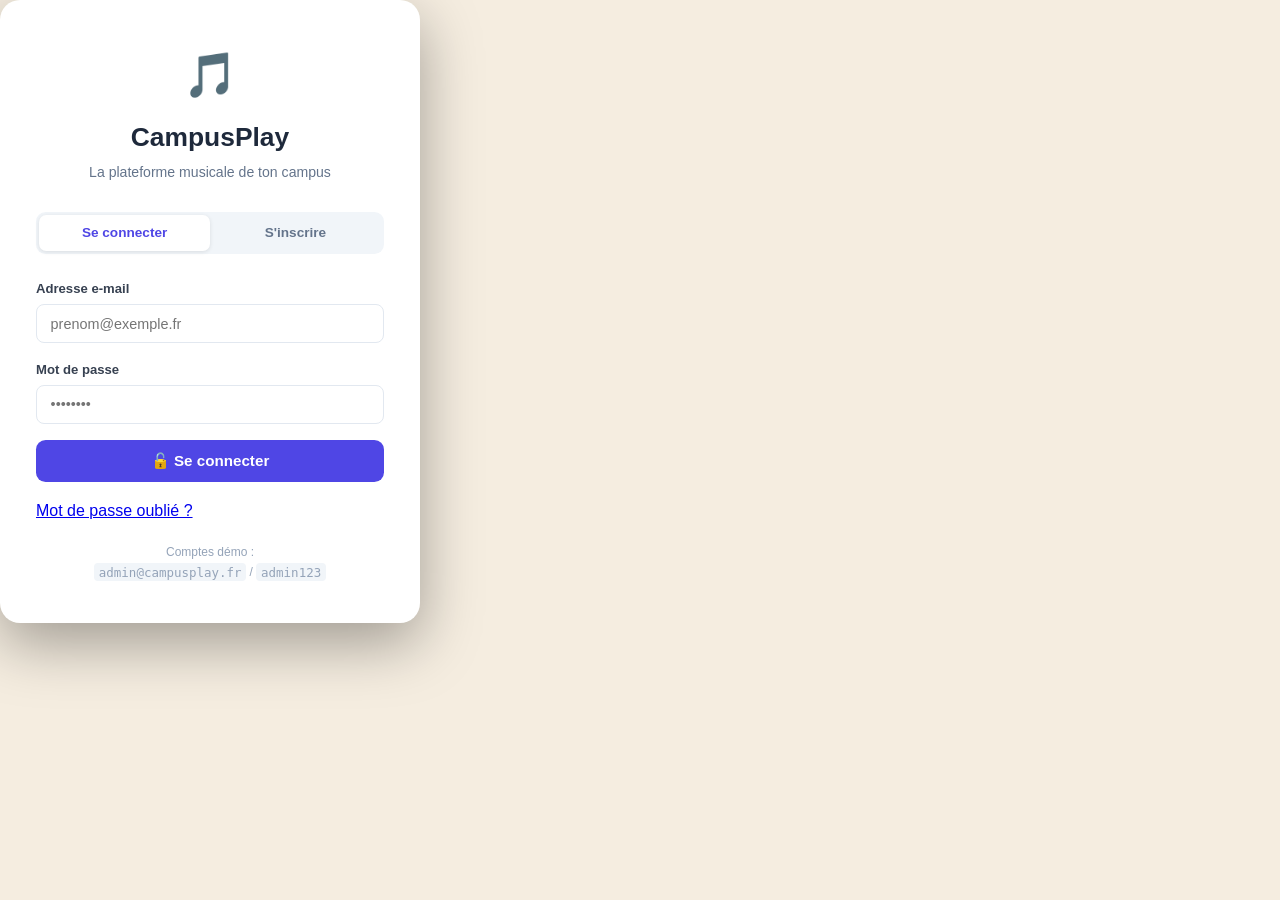
<file: index.html>
<!DOCTYPE html>
<html lang="fr">
<head>
  <meta charset="UTF-8">
  <title>CampusPlay — Connexion</title>
  <link rel="stylesheet" href="style.css">
</head>
<body>

<div class="card">
  <div class="logo">
    <div class="ico">🎵</div>
    <h1>CampusPlay</h1>
    <p>La plateforme musicale de ton campus</p>
  </div>

  <div class="tabs">
    <div class="tab actif" onclick="showTab('login')">Se connecter</div>
    <div class="tab"       onclick="showTab('register')">S'inscrire</div>
  </div>

  <div class="erreur" id="err"></div>

  <!-- ── Formulaire connexion ── -->
  <form id="form-login" onsubmit="doLogin(event)">
    <label>Adresse e-mail</label>
    <input type="email" id="l-email" placeholder="prenom@exemple.fr" required autocomplete="email">
    <label>Mot de passe</label>
    <input type="password" id="l-mdp" placeholder="••••••••" required autocomplete="current-password">
    <button type="submit" class="btn-submit" id="btn-login">🔓 Se connecter</button>
  </form>

  <p style="margin-top:1rem">
  <a href="#" onclick="toggleReset()">Mot de passe oublié ?</a>
</p>

<div id="reset-box" style="display:none;margin-top:1rem">
  <h3>Réinitialiser le mot de passe</h3>

  <input type="email" id="reset-email" placeholder="Email">
  <input type="password" id="reset-mdp" placeholder="Nouveau mot de passe">

  <button onclick="resetPassword()">Changer le mot de passe</button>
</div>

  <!-- ── Formulaire inscription ── -->
  <form id="form-register" style="display:none" onsubmit="doRegister(event)">
    <div class="grid2">
      <div><label>Prénom</label><input type="text"     id="r-prenom" placeholder="Sophie"           required></div>
      <div><label>Nom</label>   <input type="text"     id="r-nom"    placeholder="Martin"            required></div>
    </div>
    <label>Adresse e-mail</label>
    <input type="email"    id="r-email" placeholder="prenom@exemple.fr"         required>
    <label>Mot de passe <span style="font-weight:400;color:#94a3b8">(6 caractères min.)</span></label>
    <input type="password" id="r-mdp"   placeholder="Choisir un mot de passe"   required minlength="6">
    <button type="submit" class="btn-submit" id="btn-register">✨ Créer mon compte</button>
  </form>

  <p class="hint">
    Comptes démo :<br>
    <code>admin@campusplay.fr</code> / <code>admin123</code>
  </p>
</div>

<script src="data.js"></script>
<script>
function showTab(t) {
  document.querySelectorAll('.tab').forEach((el,i) =>
    el.classList.toggle('actif', (t==='login'&&i===0)||(t==='register'&&i===1))
  );
  document.getElementById('form-login').style.display    = t==='login'    ? '' : 'none';
  document.getElementById('form-register').style.display = t==='register' ? '' : 'none';
  document.getElementById('err').style.display = 'none';
}

function setErreur(msg) {
  const z = document.getElementById('err');
  z.textContent = msg;
  z.style.display = 'block';
}

async function doLogin(ev) {
  ev.preventDefault();
  const btn = document.getElementById('btn-login');
  btn.disabled = true; btn.textContent = 'Connexion…';
  try {
    const res = await connexion(
      document.getElementById('l-email').value.trim(),
      document.getElementById('l-mdp').value
    );
    if (res.succes) { 
        localStorage.setItem('campusplay_user', JSON.stringify(res.user || res));
        window.location.href = 'accueil.html'; }
    else            { setErreur(res.erreur || 'Email ou mot de passe incorrect.'); }
  } catch(e) {
    setErreur('Impossible de joindre le serveur. Vérifie que MAMP est lancé.');
  } finally {
    btn.disabled = false; btn.textContent = '🔓 Se connecter';
  }
}

async function doRegister(ev) {
  ev.preventDefault();
  const btn = document.getElementById('btn-register');
  btn.disabled = true; btn.textContent = 'Création…';
  try {
    const res = await inscription(
      document.getElementById('r-prenom').value.trim(),
      document.getElementById('r-nom').value.trim(),
      document.getElementById('r-email').value.trim(),
      document.getElementById('r-mdp').value
    );
    if (res.succes) { window.location.href = 'accueil.html'; }
    else            { setErreur(res.erreur || "Erreur lors de l'inscription."); }
  } catch(e) {
    setErreur('Impossible de joindre le serveur. Vérifie que MAMP est lancé.');
  } finally {
    btn.disabled = false; btn.textContent = '✨ Créer mon compte';
  }
}
</script>
</body>
</html>
</file>
<file: style.css>
/* ═══════════════════════════════════════════
   CAMPUSPLAY — CSS GLOBAL
   DA : Musique · Bleu foncé / Bleu clair / Beige
   ═══════════════════════════════════════════ */

/* ── VARIABLES ── */
:root {
  --bleu-nuit:   #3b6a9f;   /* fond sombre, sidebar */
  --bleu-marine: #213875;   /* header, accents foncés */
  --bleu-vif:    #ffdd45;   /* boutons principaux */
  --bleu-clair:  #082547;   /* highlights bleus */
  --bleu-pale:   #fbe5ca;   /* fonds légers */
  --beige:       #f5ede0;   /* fond principal */
  --beige-clair: #fdfaf6;   /* cartes, fonds blancs chauds */
  --beige-bord:  #e8ddd0;   /* bordures beige */
  --or:          #c9a84c;   /* accent musical doré */
  --or-clair:    #fef3c7;   /* fond doré léger */
  --blanc:       #ffffff;
  --texte:       #0d1b3e;   /* texte principal */
  --texte-doux:  #4a5568;   /* texte secondaire */
  --texte-pale:  #94a3b8;   /* texte très léger */
  --succes:      #059669;
  --erreur:      #dc2626;
  --attention:   #d97706;
  --bordure:     #e8ddd0;
  --ombre:       0 4px 20px rgba(13, 27, 62, .1);
  --ombre-forte: 0 8px 32px rgba(13, 27, 62, .18);
}

/* ── RESET ── */
*, *::before, *::after {
  margin: 0;
  padding: 0;
  box-sizing: border-box;
}

html {
  scroll-behavior: smooth;
}

body {
  font-family: 'Segoe UI', 'Helvetica Neue', Arial, sans-serif;
  background: var(--beige);
  color: var(--texte);
  min-height: 100vh;
  line-height: 1.6;
}

/* ══════════════════════════════
   MISE EN PAGE PRINCIPALE
   (structure wireframe sidebar)
   ══════════════════════════════ */
.page-wrapper {
  min-height: 100vh;
  display: flex;
  flex-direction: column;
  max-width: 1100px;
  margin: 0 auto;
  background: var(--beige-clair);
  box-shadow: var(--ombre-forte);
}

/* ── HEADER ── */
.site-header {
  background: var(--bleu-nuit);
  padding: 1.1rem 2rem;
  display: flex;
  align-items: center;
  gap: 1.5rem;
  position: relative;
  overflow: hidden;
}

/* Notes de musique décoratives en fond du header */
.site-header::before {
  content: '♩ ♪ ♫ ♬ ♩ ♪ ♫ ♬ ♩ ♪ ♫ ♬';
  position: absolute;
  top: 50%;
  left: 50%;
  transform: translate(-50%, -50%);
  font-size: 1.4rem;
  color: rgba(255, 255, 255, .04);
  white-space: nowrap;
  letter-spacing: 1.5rem;
  pointer-events: none;
  width: 200%;
  text-align: center;
}

.logo-cercle {
  width: 72px;
  height: 72px;
  border-radius: 50%;
  border: 2.5px solid var(--or);
  background: rgba(201, 168, 76, .12);
  display: flex;
  align-items: center;
  justify-content: center;
  font-size: .85rem;
  font-weight: 600;
  color: var(--or);
  flex-shrink: 0;
  position: relative;
  z-index: 1;
}

.header-centre {
  flex: 1;
  text-align: center;
  position: relative;
  z-index: 1;
}
.header-centre h1 {
  font-size: 2.3rem;
  font-weight: 800;
  color: var(--blanc);
  letter-spacing: .02em;
  margin-bottom: .15rem;
}
.header-centre h1 .note { color: var(--or); }
.header-centre p {
  font-size: .88rem;
  color: var(--bleu-clair);
  letter-spacing: .04em;
}

.header-droite {
  display: flex;
  flex-direction: column;
  align-items: flex-end;
  gap: .4rem;
  min-width: 130px;
  position: relative;
  z-index: 1;
}
.header-droite .user-nom  { font-size: .84rem; font-weight: 600; color: var(--blanc); }
.header-droite .user-role {
  font-size: .7rem;
  padding: .15rem .6rem;
  border-radius: 9999px;
  background: var(--or);
  color: var(--bleu-nuit);
  font-weight: 800;
  letter-spacing: .03em;
}
.header-droite .btn-deco {
  font-size: .76rem;
  padding: .3rem .75rem;
  border: 1px solid rgba(255, 255, 255, .25);
  border-radius: .4rem;
  background: transparent;
  cursor: pointer;
  color: rgba(255, 255, 255, .65);
  transition: .15s;
}
.header-droite .btn-deco:hover {
  background: rgba(255, 255, 255, .1);
  color: var(--blanc);
}

/* ── CORPS : sidebar + contenu ── */
.site-corps {
  display: flex;
  flex: 1;
}

/* ── SIDEBAR ── */
.sidebar {
  width: 165px;
  flex-shrink: 0;
  background: var(--bleu-marine);
  border-right: 3px solid rgba(201, 168, 76, .3);
  padding: 2rem 0;
  display: flex;
  flex-direction: column;
}

.sidebar-titre {
  font-size: .7rem;
  font-weight: 700;
  color: var(--bleu-clair);
  letter-spacing: .12em;
  text-transform: uppercase;
  padding: .5rem 1.25rem .25rem;
  margin-bottom: .25rem;
}

.sidebar a {
  display: flex;
  align-items: center;
  gap: .55rem;
  padding: .75rem 1.3rem;
  font-size: .92rem;
  color: rgba(255, 255, 255, .6);
  text-decoration: none;
  border-left: 3px solid transparent;
  transition: .15s;
}
.sidebar a:hover {
  background: rgba(255, 255, 255, .07);
  color: var(--blanc);
  border-left-color: var(--bleu-clair);
}
.sidebar a.actif {
  background: rgba(201, 168, 76, .12);
  color: var(--blanc);
  font-weight: 800;
  border-left-color: var(--or);
}
.sidebar a.actif .icone { color: var(--or); }
.sidebar a .icone { font-size: .95rem; width: 1.1rem; text-align: center; }
.sidebar hr { border: none; border-top: 1px solid rgba(255, 255, 255, .1); margin: .6rem 1.1rem; }

/* Badge nombre notifs */
.badge-nb {
  display: none;
  margin-left: auto;
  background: var(--erreur);
  color: white;
  border-radius: 9999px;
  font-size: .65rem;
  padding: .1rem .45rem;
  font-weight: 800;
}

/* ── CONTENU PRINCIPAL ── */
.site-contenu {
  flex: 1;
  padding: 2rem 2.25rem;
  background: var(--beige-clair);
}

.page-titre {
  font-size: 1.4rem;
  font-weight: 800;
  color: var(--bleu-nuit);
  margin-bottom: 1.5rem;
  display: flex;
  align-items: center;
  gap: .6rem;
}
.page-titre::after {
  content: '';
  flex: 1;
  height: 2px;
  background: linear-gradient(to right, var(--beige-bord), transparent);
  margin-left: .5rem;
}

/* ── FOOTER ── */
.site-footer {
  background: var(--bleu-nuit);
  border-top: 3px solid var(--or);
  padding: 1.5rem 2rem;
  text-align: center;
  color: rgba(255, 255, 255, .45);
  font-size: .82rem;
  line-height: 2;
}
.site-footer strong { color: var(--or); }

/* ══════════════════════════════
   COMPOSANTS UI COMMUNS
   ══════════════════════════════ */

/* ── BOUTONS ── */
.btn {
  display: inline-flex;
  align-items: center;
  gap: .4rem;
  padding: .6rem 1.4rem;
  border-radius: .5rem;
  font-size: .9rem;
  font-weight: 600;
  cursor: pointer;
  text-decoration: none;
  border: none;
  transition: .18s;
  letter-spacing: .01em;
}
.btn-primaire {
  background: var(--bleu-vif);
  color: var(--blanc);
  margin-top: 15px;
}
.btn-primaire:hover {
  background: #1d4ed8;
  transform: translateY(-1px);
  box-shadow: 0 4px 12px rgba(37, 99, 235, .3);
}

.btn-grand    { padding: .85rem 2rem; font-size: 1rem; }
.btn-plein    { width: 100%; justify-content: center; }
.btn-gris     { background: var(--beige); color: var(--texte-doux); border: 1px solid var(--bordure); }
.btn-gris:hover { background: var(--beige-bord); }
.btn-succes   { background: var(--succes); color: var(--blanc); }
.btn-succes:hover { background: #047857; }
.btn-erreur   { background: var(--erreur); color: var(--blanc); }
.btn-erreur:hover { background: #b91c1c; }

.btn-gris { background: var(--beige); color: var(--texte-doux); border: 1px solid var(--bordure); }
.btn-gris:hover { background: var(--beige-bord); }

.btn-grand { padding: .85rem 2rem; font-size: 1rem; }
.btn-plein { width: 100%; justify-content: center; }

/* ── CARTES ── */
.carte {
  background: var(--blanc);
  border: 1px solid var(--bordure);
  border-radius: .75rem;
  padding: 1.5rem;
  transition: .2s;
}
.carte:hover { box-shadow: var(--ombre); }

/* ── GRILLES ── */
.grille-3 { display: grid; grid-template-columns: repeat(3, 1fr); gap: 1.25rem; }
.grille-2 { display: grid; grid-template-columns: repeat(2, 1fr); gap: 1.25rem; }
.grille-4 { display: grid; grid-template-columns: repeat(4, 1fr); gap: 1rem; }

/* ── BADGES ── */
.badge {
  display: inline-block;
  padding: .2rem .65rem;
  border-radius: 9999px;
  font-size: .73rem;
  font-weight: 700;
  letter-spacing: .02em;
}
.badge-vert    { background: #d1fae5; color: #065f46; }
.badge-jaune   { background: var(--or-clair); color: #92400e; }
.badge-rouge   { background: #fee2e2; color: #991b1b; }
.badge-bleu    { background: var(--bleu-pale); color: var(--bleu-marine); }
.badge-marine  { background: var(--bleu-marine); color: var(--blanc); }
.badge-beige   { background: var(--beige); color: var(--texte-doux); }

/* ── FORMULAIRES ── */
.form-groupe { margin-bottom: 1.15rem; }
.form-groupe label {
  display: block;
  font-weight: 600;
  font-size: .85rem;
  margin-bottom: .4rem;
  color: var(--bleu-marine);
}
.form-groupe label .requis { color: var(--erreur); margin-left: .15rem; }

.form-groupe input,
.form-groupe select,
.form-groupe textarea {
  width: 100%;
  padding: .7rem 1rem;
  border: 1.5px solid var(--beige-bord);
  border-radius: .5rem;
  font-size: .9rem;
  font-family: inherit;
  background: var(--beige-clair);
  color: var(--texte);
  transition: .15s;
}
.form-groupe input:focus,
.form-groupe select:focus,
.form-groupe textarea:focus {
  outline: none;
  border-color: var(--bleu-vif);
  background: var(--blanc);
  box-shadow: 0 0 0 3px rgba(37, 99, 235, .1);
}
.form-groupe input::placeholder { color: var(--texte-pale); }
.form-groupe textarea { resize: vertical; min-height: 90px; }

/* ── FLASH / ALERTES ── */
.flash {
  padding: .85rem 1.2rem;
  border-radius: .5rem;
  margin-bottom: 1.25rem;
  font-size: .88rem;
  font-weight: 500;
  display: flex;
  align-items: center;
  gap: .6rem;
}
.flash-succes    { background: #d1fae5; color: #065f46; border-left: 4px solid var(--succes); }
.flash-erreur    { background: #fee2e2; color: #991b1b; border-left: 4px solid var(--erreur); }
.flash-attention { background: var(--or-clair); color: #92400e; border-left: 4px solid var(--attention); }
.flash-info      { background: var(--bleu-pale); color: var(--bleu-marine); border-left: 4px solid var(--bleu-vif); }

/* ── TABLEAU ── */
table { width: 100%; border-collapse: collapse; }
thead tr { background: var(--beige); }
th {
  padding: .8rem 1rem;
  text-align: left;
  font-size: .78rem;
  font-weight: 700;
  color: var(--bleu-marine);
  text-transform: uppercase;
  letter-spacing: .06em;
  border-bottom: 2px solid var(--beige-bord);
}
td {
  padding: .75rem 1rem;
  font-size: .87rem;
border-bottom: 1px solid var(--beige-bord);
color: var(--texte);
}
tbody tr:hover { background: var(--beige-clair); }
tbody tr:last-child td { border-bottom: none; }
/* ── ONGLETS ── */
.onglets {
display: flex;
gap: .25rem;
border-bottom: 2px solid var(--beige-bord);
margin-bottom: 1.75rem;
overflow-x: auto;
}
.onglet {
padding: .65rem 1.2rem;
font-size: .88rem;
font-weight: 600;
color: var(--texte-doux);
border-bottom: 3px solid transparent;
margin-bottom: -2px;
cursor: pointer;
white-space: nowrap;
transition: .15s;
border-radius: .4rem .4rem 0 0;
}
.onglet:hover { color: var(--bleu-vif); background: var(--beige); }
.onglet.actif { color: var(--bleu-vif); border-bottom-color: var(--bleu-vif); background: var(--bleu-pale); }
/* ── BARRE DE PROGRESSION ── */
.barre-fond {
background: var(--beige-bord);
border-radius: 9999px;
height: 8px;
overflow: hidden;
}
.barre-rempli {
height: 100%;
border-radius: 9999px;
transition: width .3s ease;
}
/* ── MODAL ── */
.modal-bg {
display: none;
position: fixed;
inset: 0;
background: rgba(13, 27, 62, .55);
z-index: 400;
align-items: center;
justify-content: center;
backdrop-filter: blur(2px);
}
.modal-bg.ouvert { display: flex; }
.modal-boite {
background: var(--blanc);
border-radius: .9rem;
width: 100%;
max-width: 520px;
margin: 1rem;
box-shadow: 0 20px 60px rgba(13, 27, 62, .3);
overflow: hidden;
}
.modal-entete {
background: var(--bleu-nuit);
padding: 1.25rem 1.5rem;
display: flex;
justify-content: space-between;
align-items: center;
}
.modal-entete h2 { font-size: 1.05rem; font-weight: 800; color: var(--blanc); }
.modal-fermer {
background: none;
border: none;
color: rgba(255, 255, 255, .65);
font-size: 1.4rem;
cursor: pointer;
}
.modal-fermer:hover { color: var(--blanc); }
.modal-contenu { padding: 1.5rem; }
.modal-pied {
padding: 1rem 1.5rem;
background: var(--beige);
display: flex;
gap: .75rem;
justify-content: flex-end;
}
/* Champs formulaire dans modal */
.champ { margin-bottom: .85rem; }
.champ label {
display: block;
font-size: .78rem;
font-weight: 700;
text-transform: uppercase;
letter-spacing: .05em;
color: var(--bleu-marine);
margin-bottom: .3rem;
}
.champ input, .champ select {
width: 100%;
padding: .55rem .85rem;
border: 1.5px solid var(--beige-bord);
border-radius: .45rem;
font-size: .88rem;
font-family: inherit;
background: var(--beige-clair);
}
.champ input:focus, .champ select:focus {
outline: none;
border-color: var(--bleu-vif);
background: var(--blanc);
}
/* ══════════════════════════════
PAGE CONNEXION
══════════════════════════════ */
.page-connexion {
min-height: 100vh;
display: flex;
flex-direction: column;
align-items: center;
justify-content: center;
background: linear-gradient(135deg, #1e293b 0%, #312e81 100%);
font-family: system-ui, sans-serif;
}
.card {
background: white;
border-radius: 1.25rem;
padding: 2.5rem 2.25rem;
width: 100%;
max-width: 420px;
box-shadow: 0 20px 60px rgba(0,0,0,.35);
}
.logo { text-align: center; margin-bottom: 1.75rem; }
.logo .ico { font-size: 2.75rem; }
.logo h1 { font-size: 1.65rem; font-weight: 800; color: #1e293b; margin: .35rem 0 .2rem; }
.logo p  { color: #64748b; font-size: .88rem; }
.tabs { display: flex; background: #f1f5f9; border-radius: .6rem; padding: .2rem; margin-bottom: 1.5rem; }
.tab  {
flex: 1; text-align: center; padding: .45rem; border-radius: .45rem;
cursor: pointer; font-size: .85rem; font-weight: 600; color: #64748b; transition: .15s;
}
.tab.actif { background: white; color: #4f46e5; box-shadow: 0 1px 4px rgba(0,0,0,.1); }
label { display: block; font-size: .82rem; font-weight: 600; color: #374151; margin-bottom: .3rem; }
input {
width: 100%; padding: .65rem .85rem;
border: 1.5px solid #e2e8f0; border-radius: .5rem;
font-size: .9rem; margin-bottom: 1rem; transition: border .15s;
}
input:focus { outline: none; border-color: #4f46e5; }
.grid2 { display: grid; grid-template-columns: 1fr 1fr; gap: .75rem; }
.btn-submit {
width: 100%; padding: .75rem; background: #4f46e5; color: white;
border: none; border-radius: .6rem; font-size: .95rem;
font-weight: 700; cursor: pointer; transition: background .15s;
}
.btn-submit:hover { background: #3730a3; }
.btn-submit:disabled { background: #a5b4fc; cursor: not-allowed; }
.erreur {
background: #fee2e2; color: #991b1b;
border: 1px solid #fecaca; border-radius: .5rem;
padding: .6rem .9rem; font-size: .85rem;
margin-bottom: 1rem; display: none;
}
.hint { text-align:center; font-size:.75rem; color:#94a3b8; margin-top:1.25rem; line-height:1.6; }
code { background:#f1f5f9; padding:.1rem .3rem; border-radius:.25rem; font-size:.78rem; }
/* ══════════════════════════════
PAGE ACCUEIL
══════════════════════════════ */
.bienvenue {
font-size: 1.25rem;
font-weight: 800;
color: var(--bleu-nuit);
margin-bottom: 1.5rem;
padding-bottom: .75rem;
border-bottom: 2px solid var(--beige-bord);
}
/* ── 3 GRANDES CARTES ── */
.grille-cartes {
display: grid;
grid-template-columns: repeat(3, 1fr);
gap: 1.25rem;
margin-bottom: 2rem;
}
.grande-carte {
border: 2px solid var(--beige-bord);
border-radius: .65rem;
min-height: 240px;
display: flex;
flex-direction: column;
text-decoration: none;
color: inherit;
transition: .2s;
overflow: hidden;
background: var(--blanc);
}
.grande-carte:hover {
border-color: var(--bleu-vif);
box-shadow: 0 6px 24px rgba(37, 99, 235, .13);
transform: translateY(-3px);
}
.grande-carte:hover .carte-tete {
background: var(--bleu-pale);
border-bottom-color: var(--bleu-vif);
color: var(--bleu-vif);
}
.carte-tete {
padding: .85rem 1.1rem;
font-size: .95rem;
font-weight: 700;
background: var(--beige);
border-bottom: 2px solid var(--beige-bord);
color: var(--bleu-marine);
display: flex;
align-items: center;
gap: .5rem;
transition: .2s;
}
.carte-corps {
flex: 1;
padding: 1rem 1.1rem;
display: flex;
flex-direction: column;
gap: .5rem;
}
.item {
font-size: .82rem;
color: var(--texte-doux);
padding: .4rem .65rem;
background: var(--beige-clair);
border-radius: .35rem;
border-left: 3px solid var(--beige-bord);
line-height: 1.45;
}
.item strong { display: block; color: var(--bleu-nuit); font-size: .85rem; margin-bottom: .1rem; }
.item span   { font-size: .76rem; }
.carte-vide {
font-size: .83rem;
color: var(--texte-pale);
text-align: center;
margin-top: 1.5rem;
font-style: italic;
}
/* Couleur accent par carte */
.carte-reservations .carte-tete { border-top: 3px solid var(--bleu-vif); }
.carte-evenements   .carte-tete { border-top: 3px solid var(--or); }
.carte-demandes     .carte-tete { border-top: 3px solid #7c3aed; }
/* ── SECTION NOTIFICATIONS ── */
.notif-section {
background: var(--blanc);
border: 1px solid var(--beige-bord);
border-radius: .65rem;
overflow: hidden;
}
.notif-section-titre {
background: var(--beige);
padding: .75rem 1.25rem;
font-size: .88rem;
font-weight: 700;
color: var(--bleu-marine);
border-bottom: 1px solid var(--beige-bord);
display: flex;
justify-content: space-between;
align-items: center;
}
.notif-item {
display: flex;
align-items: center;
gap: .75rem;
padding: .7rem 1.25rem;
font-size: .85rem;
border-bottom: 1px solid var(--beige-bord);
transition: .12s;
}
.notif-item:last-child { border-bottom: none; }
.notif-item:hover { background: var(--beige-clair); }
.notif-item.non-lue { background: #eef2ff; }
.notif-puce {
width: 8px;
height: 8px;
border-radius: 50%;
flex-shrink: 0;
}
/* ══════════════════════════════
PAGE NOTIFICATIONS
══════════════════════════════ */
.notif-item {
background: white;
border: 1px solid var(--bordure);
border-radius: .75rem;
padding: 1rem 1.25rem;
display: flex;
align-items: flex-start;
gap: 1rem;
margin-bottom: .6rem;
transition: box-shadow .15s;
cursor: pointer;
position: relative;
}
.notif-item:hover { box-shadow: 0 4px 16px rgba(0,0,0,.09); }
.notif-item.non-lue {
background: #eef2ff;
border-color: #c7d2fe;
}
.notif-item.non-lue::before {
content: '';
position: absolute;
left: -.1rem;
top: 50%;
transform: translateY(-50%);
width: 4px;
height: 60%;
background: #4f46e5;
border-radius: 0 4px 4px 0;
}
.notif-icone {
width: 2.5rem;
height: 2.5rem;
border-radius: 50%;
display: flex;
align-items: center;
justify-content: center;
font-size: 1.15rem;
flex-shrink: 0;
}
.notif-corps    { flex: 1; min-width: 0; }
.notif-titre    { font-size: .9rem;  font-weight: 700; color: #1e293b; margin-bottom: .2rem; }
.notif-desc     { font-size: .82rem; color: #64748b;   line-height: 1.5; }
.notif-meta     { font-size: .75rem; color: #94a3b8;   margin-top: .3rem; }
.notif-action   { margin-top: .5rem; }
.dot-lue        { display: inline-block; width: 7px; height: 7px; border-radius: 50%; background: #4f46e5; margin-left: .35rem; vertical-align: middle; }
.btn-lu-rapide  { background: none; border: none; cursor: pointer; color: #94a3b8; font-size: 1rem; padding: .25rem; flex-shrink: 0; transition: color .15s; }
.btn-lu-rapide:hover { color: #4f46e5; }
.vide-notif     { text-align: center; padding: 3rem; color: #64748b; }
.vide-notif .vide-ico { font-size: 2.5rem; margin-bottom: .75rem; }
/* ══════════════════════════════
PAGE RESSOURCES
══════════════════════════════ */
/* ── 3 COLONNES ── */
.reservations-layout {
display: grid;
grid-template-columns: repeat(3, 1fr);
gap: 1.5rem;
align-items: start;
}
.colonne-titre {
font-size: .8rem;
font-weight: 800;
text-transform: uppercase;
letter-spacing: .06em;
color: var(--bleu-nuit);
padding-bottom: .6rem;
border-bottom: 2px solid var(--or);
margin-bottom: 1rem;
}
/* ── CARTE MATÉRIEL ── */
.carte-mat {
background: var(--blanc);
border: 1px solid var(--beige-bord);
border-radius: .75rem;
overflow: hidden;
margin-bottom: .85rem;
transition: .2s;
}
.carte-mat:hover {
box-shadow: 0 6px 24px rgba(13, 27, 62, .12);
transform: translateY(-2px);
border-color: var(--bleu-clair);
}
.mat-bande { height: 5px; flex-shrink: 0; }
.mat-photo {
height: 90px;
background: var(--beige);
display: flex;
align-items: center;
justify-content: center;
font-size: 2.6rem;
border-bottom: 1px solid var(--beige-bord);
position: relative;
}
.mat-cat-badge {
position: absolute; top: .4rem; left: .4rem;
background: rgba(13, 27, 62, .72); color: white;
font-size: .6rem; font-weight: 700;
padding: .1rem .45rem; border-radius: 9999px;
}
.mat-body { padding: .75rem .9rem .85rem; }
.mat-nom  { font-size: .9rem; font-weight: 800; color: var(--bleu-nuit); margin-bottom: .45rem; }
.mat-detail {
display: flex; flex-direction: column;
gap: .2rem; margin-bottom: .7rem;
}
.mat-detail span {
font-size: .8rem; color: var(--texte-doux);
display: flex; align-items: center; gap: .35rem;
}
.mat-bas {
display: flex; align-items: center;
justify-content: space-between;
border-top: 1px solid var(--beige-bord);
padding-top: .55rem;
}
.mat-prix-loc  { font-size: .92rem; font-weight: 800; color: var(--bleu-vif); }
.mat-prix-ach  { font-size: .92rem; font-weight: 800; color: var(--succes); }
.mat-prix-grat { font-size: .92rem; font-weight: 800; color: var(--succes); }
.btn-mat {
padding: .38rem .95rem;
border-radius: .45rem;
font-size: .8rem;
font-weight: 600;
cursor: pointer;
transition: .15s;
border: 1.5px solid transparent;
}
.btn-louer      { background: var(--bleu-pale); color: var(--bleu-marine); border-color: var(--bleu-clair); }
.btn-louer:hover      { background: var(--bleu-marine); color: var(--blanc); }
.btn-acheter    { background: #dcfce7; color: #166534; border-color: #86efac; }
.btn-acheter:hover    { background: #166534; color: var(--blanc); }
.btn-participer { background: #fef3c7; color: #92400e; border-color: #fcd34d; }
.btn-participer:hover { background: #92400e; color: var(--blanc); }
.btn-complet    { background: var(--beige); color: var(--texte-pale); border-color: var(--beige-bord); cursor: not-allowed; }
/* ── FILTRES ── */
.barre-filtres {
background: var(--blanc);
border: 1px solid var(--beige-bord);
border-radius: .75rem;
padding: 1rem 1.25rem;
margin-bottom: 1.25rem;
display: flex;
flex-wrap: wrap;
gap: .75rem;
align-items: flex-end;
}
.filtre-gr { display: flex; flex-direction: column; gap: .25rem; }
.filtre-gr label {
font-size: .7rem; font-weight: 700;
color: var(--bleu-marine);
text-transform: uppercase; letter-spacing: .07em;
}
.filtre-gr input,
.filtre-gr select {
padding: .5rem .85rem;
border: 1.5px solid var(--beige-bord);
border-radius: .45rem;
font-size: .85rem; font-family: inherit;
background: var(--beige-clair); color: var(--texte);
transition: .15s;
}
.filtre-gr input:focus,
.filtre-gr select:focus { outline: none; border-color: var(--bleu-vif); background: var(--blanc); }
.filtre-gr.large input { min-width: 210px; }
/* ── PRIX/DETAIL MODAL ── */
.modal-ligne {
display: flex; gap: .75rem; align-items: flex-start;
padding: .55rem 0; border-bottom: 1px solid var(--beige-bord); font-size: .88rem;
}
.modal-ligne:last-child { border-bottom: none; }
.modal-ligne .icone { width: 1.4rem; text-align: center; flex-shrink: 0; }
.modal-ligne strong { color: var(--bleu-nuit); display: block; font-size: .78rem; text-transform: uppercase; letter-spacing: .05em; }
.modal-ligne span   { color: var(--texte-doux); }
.prix-estime {
display: flex; justify-content: space-between; align-items: center;
background: var(--beige); border-radius: .5rem;
padding: .65rem 1rem; margin-bottom: .5rem;
font-size: .88rem;
}
.prix-estime span { color: var(--texte-doux); }
.prix-estime b    { color: var(--bleu-vif); font-size: .95rem; }
/* ══════════════════════════════
MEDIA QUERIES RESPONSIVE
══════════════════════════════ */
@media (max-width: 900px) {
.reservations-layout { grid-template-columns: 1fr; }
}
@media (max-width: 768px) {
.site-corps { flex-direction: column; }
.sidebar {
width: 100%;
flex-direction: row;
flex-wrap: wrap;
padding: .5rem;
gap: .1rem;
}
.sidebar a {
padding: .45rem .8rem;
font-size: .83rem;
border-left: none;
border-bottom: 2px solid transparent;
}
.sidebar a.actif {
border-left: none;
border-bottom-color: var(--or);
}
.sidebar hr, .sidebar-titre { display: none; }
.grille-3, .grille-4 { grid-template-columns: 1fr 1fr; }
.grille-2 { grid-template-columns: 1fr; }
.site-header-centre h1 { font-size: 1.5rem; }
.site-contenu { padding: 1.25rem; }
}
@media (max-width: 720px) {
.grille-cartes { grid-template-columns: 1fr; }
.header-droite { display: none; }
}
@media (max-width: 480px) {
.grille-3, .grille-4 { grid-template-columns: 1fr; }
}

.logo-cercle {
  width: 95px;
  height: 95px;
  border-radius: 50%;
  overflow: hidden;
  background: white;
  display: flex;
  align-items: center;
  justify-content: center;
  flex-shrink: 0;
}

.logo-cercle img {
  width: 100%;
  height: 100%;
  object-fit: cover;
}
</file>
